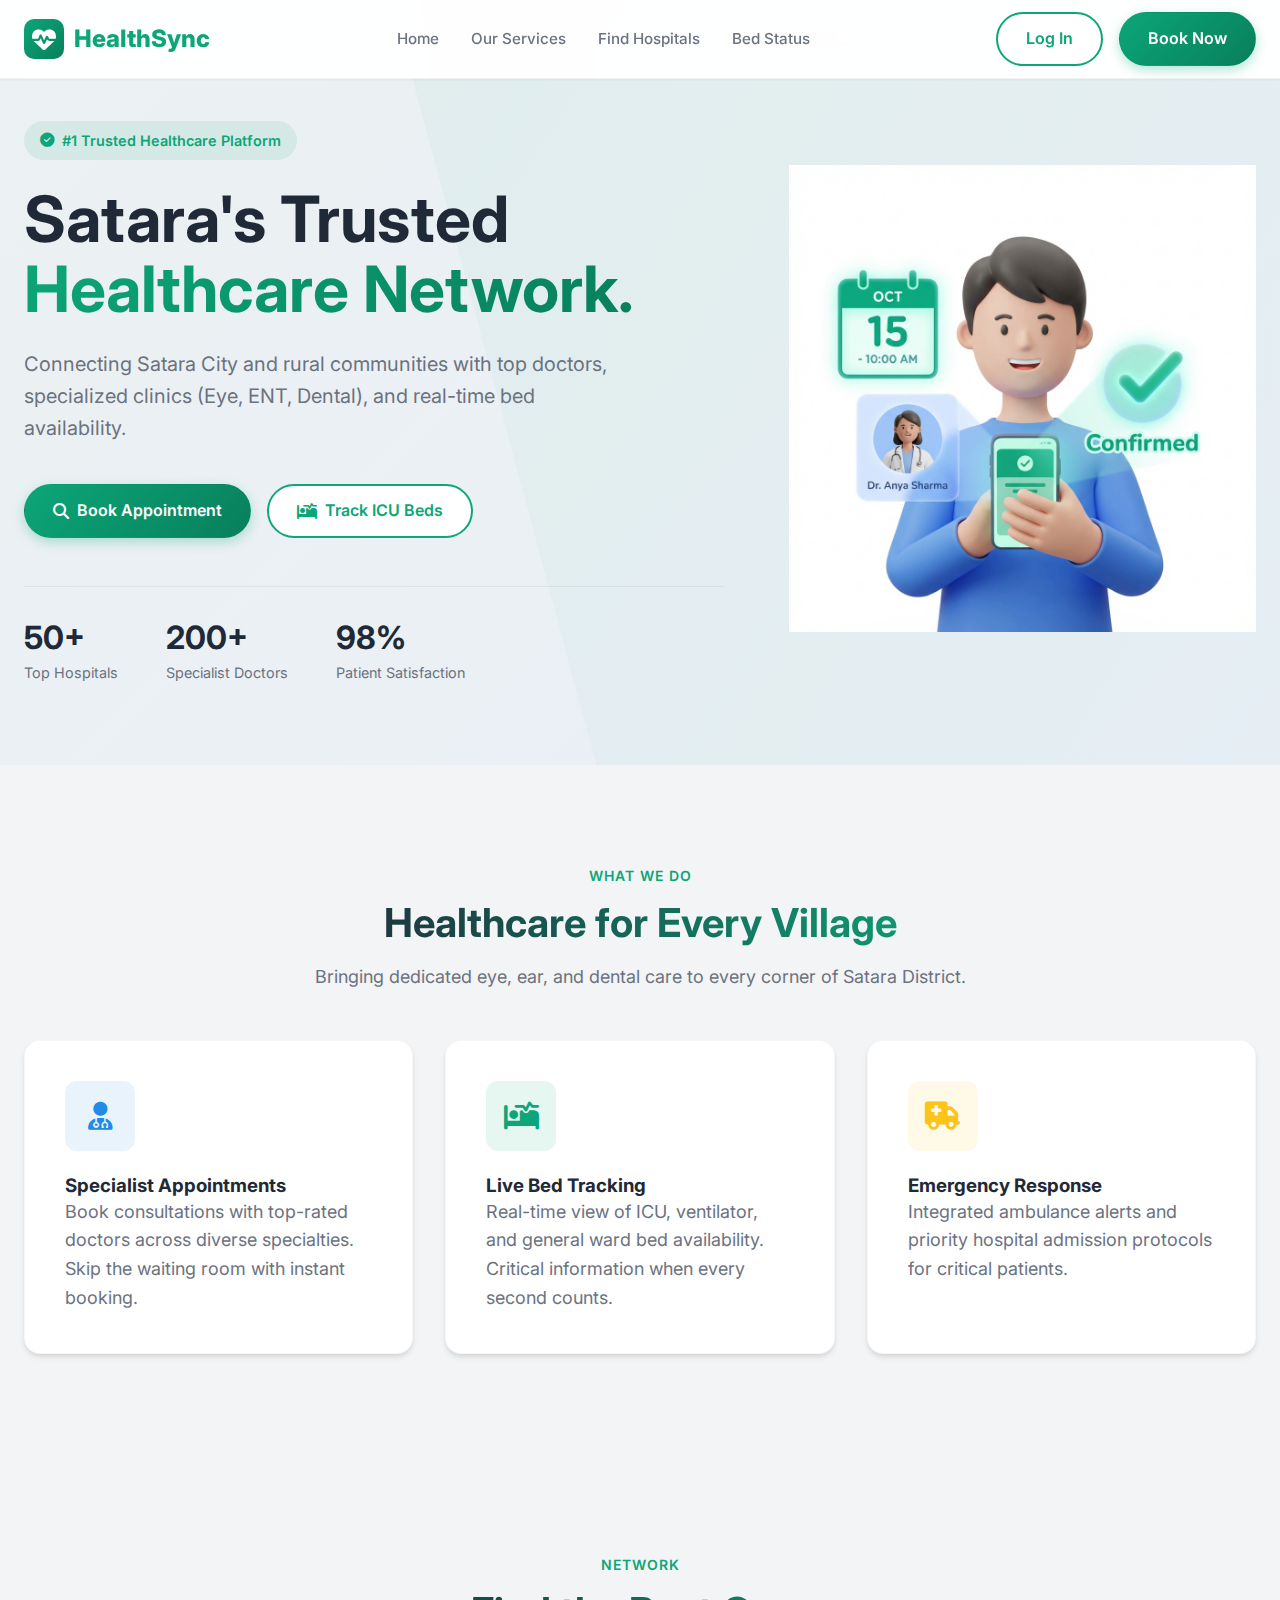
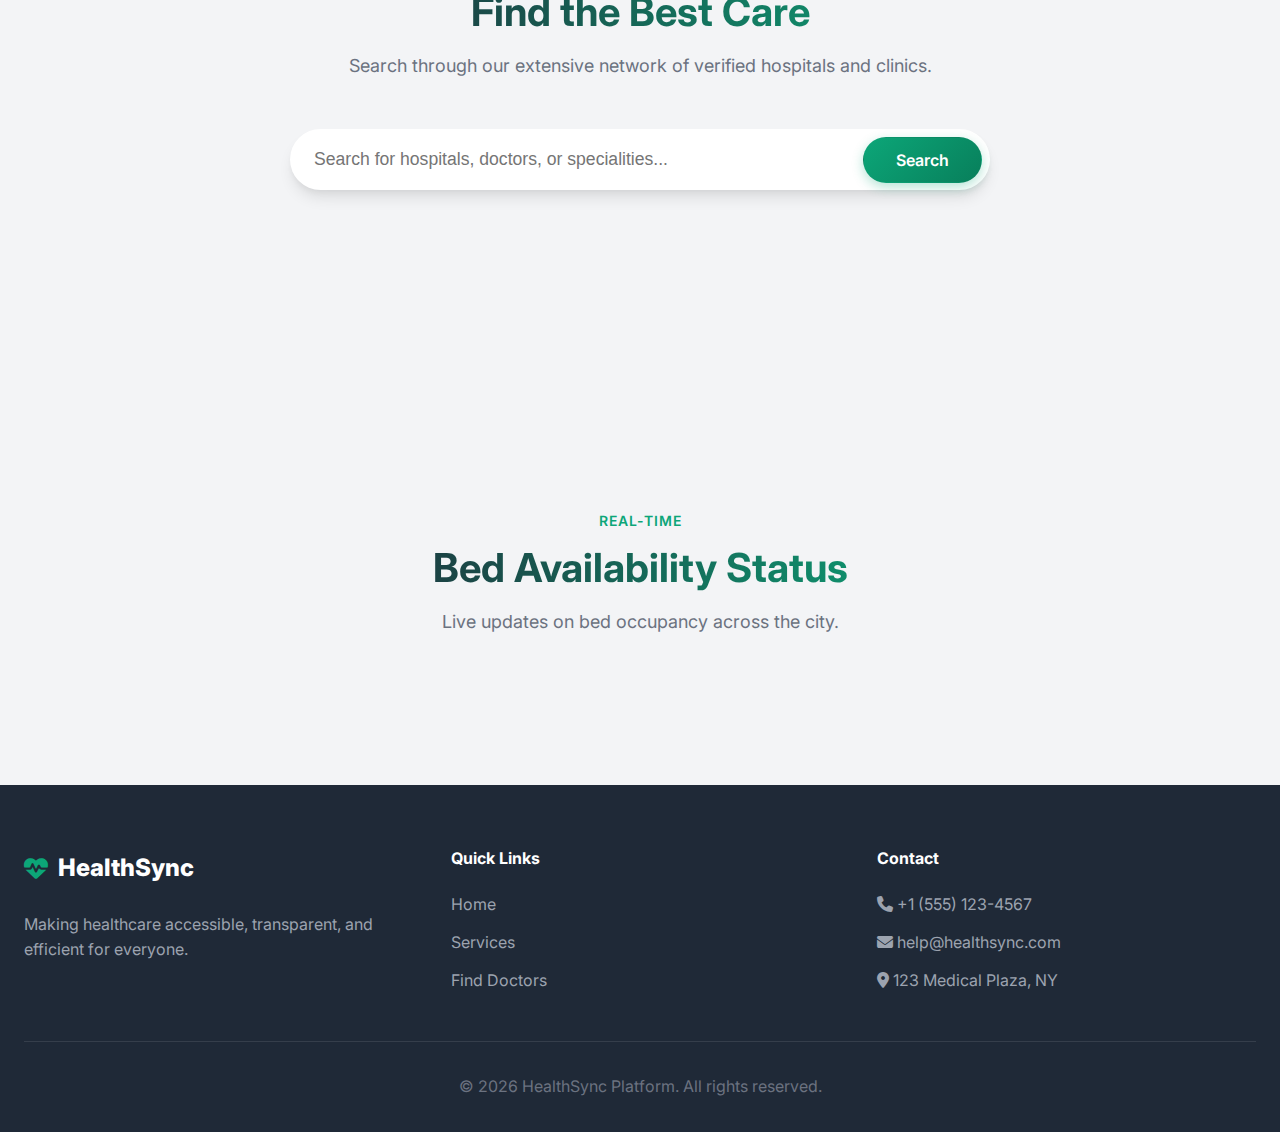
<file: src/main/resources/static/index.html>
<!DOCTYPE html>
<html lang="en">

<head>
    <meta charset="UTF-8">
    <meta name="viewport" content="width=device-width, initial-scale=1.0">
    <title>HealthSync - Smart Healthcare Platform</title>
    <!-- Fonts -->
    <link href="https://fonts.googleapis.com/css2?family=Inter:wght@400;500;600;700;800&display=swap" rel="stylesheet">
    <!-- Icons -->
    <link rel="stylesheet" href="https://cdnjs.cloudflare.com/ajax/libs/font-awesome/6.4.0/css/all.min.css">
    <!-- Animations -->
    <link rel="stylesheet" href="https://cdnjs.cloudflare.com/ajax/libs/animate.css/4.1.1/animate.min.css" />

    <style>
        /* 
  HealthSync - Premium Design System 
  Inlined for robust loading 
*/
        :root {
            /* Premium Medical Color Palette - Vibrant & Trustworthy */
            --primary: #0ca678;
            /* Vibrant Teal */
            --primary-gradient: linear-gradient(135deg, #0ca678 0%, #087f5b 100%);
            --secondary: #228be6;
            /* Blue */
            --secondary-gradient: linear-gradient(135deg, #228be6 0%, #1864ab 100%);
            --accent: #fcc419;
            /* Warm Yellow */

            --dark: #1f2937;
            /* Dark Slate */
            --text-primary: #111827;
            --text-secondary: #6b7280;
            --light: #f3f4f6;
            /* Light Gray Bg */
            --white: #ffffff;

            /* Modern Shadows */
            --shadow-sm: 0 1px 2px 0 rgba(0, 0, 0, 0.05);
            --shadow-md: 0 4px 6px -1px rgba(0, 0, 0, 0.1), 0 2px 4px -1px rgba(0, 0, 0, 0.06);
            --shadow-lg: 0 10px 15px -3px rgba(0, 0, 0, 0.1), 0 4px 6px -2px rgba(0, 0, 0, 0.05);
            --shadow-xl: 0 20px 25px -5px rgba(0, 0, 0, 0.1), 0 10px 10px -5px rgba(0, 0, 0, 0.04);

            --radius-sm: 8px;
            --radius-md: 12px;
            --radius-lg: 16px;
            --radius-xl: 24px;

            --transition: all 0.3s cubic-bezier(0.4, 0, 0.2, 1);
            --font-main: 'Inter', system-ui, -apple-system, sans-serif;
        }

        * {
            margin: 0;
            padding: 0;
            box-sizing: border-box;
        }

        body {
            font-family: var(--font-main);
            background-color: var(--light);
            color: var(--text-primary);
            line-height: 1.6;
            -webkit-font-smoothing: antialiased;
        }

        a {
            text-decoration: none;
            color: inherit;
            transition: var(--transition);
        }

        button {
            cursor: pointer;
            border: none;
            font-family: inherit;
        }

        /* Utilities */
        .container {
            max-width: 1280px;
            margin: 0 auto;
            padding: 0 24px;
        }

        /* Typography */
        h1,
        h2,
        h3,
        h4,
        h5,
        h6 {
            color: var(--dark);
            font-weight: 700;
            line-height: 1.2;
        }

        .section-header {
            text-align: center;
            margin-bottom: 48px;
            max-width: 700px;
            margin-left: auto;
            margin-right: auto;
        }

        .section-subtitle {
            color: var(--primary);
            font-weight: 600;
            text-transform: uppercase;
            letter-spacing: 1px;
            font-size: 0.875rem;
            display: block;
            margin-bottom: 12px;
        }

        .section-title {
            font-size: 2.5rem;
            margin-bottom: 16px;
            background: linear-gradient(to right, var(--dark), var(--primary));
            -webkit-background-clip: text;
            background-clip: text;
            -webkit-text-fill-color: transparent;
        }

        .section p {
            color: var(--text-secondary);
            font-size: 1.125rem;
        }

        /* Buttons */
        .btn {
            display: inline-flex;
            align-items: center;
            justify-content: center;
            gap: 8px;
            padding: 12px 28px;
            border-radius: 50px;
            font-weight: 600;
            transition: var(--transition);
            font-size: 1rem;
        }

        .btn-primary {
            background: var(--primary-gradient);
            color: var(--white);
            box-shadow: 0 4px 12px rgba(12, 166, 120, 0.3);
            border: 1px solid transparent;
        }

        .btn-primary:hover {
            transform: translateY(-2px);
            box-shadow: 0 8px 20px rgba(12, 166, 120, 0.4);
        }

        .btn-outline {
            background: white;
            border: 2px solid var(--primary);
            color: var(--primary);
        }

        .btn-outline:hover {
            background: var(--primary);
            color: white;
            transform: translateY(-2px);
        }

        /* Navbar */
        .navbar {
            position: fixed;
            top: 0;
            left: 0;
            width: 100%;
            background: rgba(255, 255, 255, 0.95);
            backdrop-filter: blur(12px);
            z-index: 1000;
            border-bottom: 1px solid rgba(0, 0, 0, 0.05);
            box-shadow: var(--shadow-sm);
            padding: 12px 0;
        }

        .nav-container {
            display: flex;
            justify-content: space-between;
            align-items: center;
        }

        .logo {
            font-size: 1.5rem;
            font-weight: 800;
            color: var(--primary);
            display: flex;
            align-items: center;
            gap: 10px;
        }

        .nav-links {
            display: flex;
            gap: 32px;
            align-items: center;
        }

        .nav-link {
            font-weight: 500;
            color: var(--text-secondary);
            font-size: 0.95rem;
        }

        .nav-link:hover {
            color: var(--primary);
        }

        /* Hero Section */
        .hero {
            padding-top: 120px;
            padding-bottom: 80px;
            min-height: 85vh;
            display: flex;
            align-items: center;
            background: linear-gradient(135deg, rgba(12, 166, 120, 0.03) 0%, rgba(34, 139, 230, 0.05) 100%);
            position: relative;
            overflow: hidden;
        }

        .hero::before {
            content: '';
            position: absolute;
            top: -50%;
            right: -20%;
            width: 80%;
            height: 200%;
            background: linear-gradient(135deg, rgba(12, 166, 120, 0.05) 0%, rgba(255, 255, 255, 0) 100%);
            transform: rotate(-15deg);
            border-radius: 100px;
            z-index: 0;
        }

        .hero-content {
            display: grid;
            grid-template-columns: 1.2fr 0.8fr;
            align-items: center;
            gap: 64px;
            position: relative;
            z-index: 1;
        }

        .hero-text h1 {
            font-size: 4rem;
            line-height: 1.1;
            margin-bottom: 24px;
        }

        .hero-text h1 span {
            color: var(--primary);
            background: var(--primary-gradient);
            -webkit-background-clip: text;
            background-clip: text;
            -webkit-text-fill-color: transparent;
        }

        .hero-text p {
            font-size: 1.25rem;
            color: var(--text-secondary);
            margin-bottom: 40px;
            max-width: 600px;
        }

        .hero-image img {
            width: 100%;
            max-width: 600px;
            animation: float 6s ease-in-out infinite;
        }

        @keyframes float {

            0%,
            100% {
                transform: translateY(0);
            }

            50% {
                transform: translateY(-20px);
            }
        }

        /* Stats */
        .hero-stats {
            display: flex;
            gap: 48px;
            margin-top: 48px;
            padding-top: 32px;
            border-top: 1px solid rgba(0, 0, 0, 0.05);
        }

        .stat-item h3 {
            font-size: 2rem;
            color: var(--dark);
            margin-bottom: 4px;
        }

        .stat-item p {
            color: var(--text-secondary);
            font-size: 0.9rem;
            margin: 0;
        }

        /* Services */
        .section {
            padding: 100px 0;
        }

        .service-card {
            background: white;
            padding: 40px;
            border-radius: var(--radius-lg);
            box-shadow: var(--shadow-md);
            transition: var(--transition);
            border: 1px solid rgba(0, 0, 0, 0.03);
        }

        .service-card:hover {
            transform: translateY(-10px);
            box-shadow: var(--shadow-xl);
            border-color: rgba(12, 166, 120, 0.2);
        }

        .service-icon {
            width: 70px;
            height: 70px;
            border-radius: var(--radius-md);
            display: flex;
            align-items: center;
            justify-content: center;
            font-size: 28px;
            margin-bottom: 24px;
        }

        /* Cards */
        .hospital-grid {
            display: grid;
            grid-template-columns: repeat(auto-fit, minmax(350px, 1fr));
            gap: 32px;
        }

        .hospital-card {
            background: white;
            border-radius: var(--radius-xl);
            overflow: hidden;
            box-shadow: var(--shadow-md);
            transition: var(--transition);
            border: 1px solid rgba(0, 0, 0, 0.03);
        }

        .hospital-card:hover {
            transform: translateY(-8px);
            box-shadow: var(--shadow-lg);
        }

        .card-img {
            height: 220px;
            background: #e5e7eb;
            position: relative;
        }

        .card-img img {
            width: 100%;
            height: 100%;
            object-fit: cover;
        }

        .card-rating {
            position: absolute;
            top: 16px;
            right: 16px;
            background: white;
            padding: 6px 14px;
            border-radius: 20px;
            font-weight: 700;
            color: var(--dark);
            box-shadow: var(--shadow-sm);
            display: flex;
            align-items: center;
            gap: 4px;
            font-size: 0.9rem;
        }

        .card-body {
            padding: 24px;
        }

        .tag {
            display: inline-block;
            background: rgba(12, 166, 120, 0.1);
            color: var(--primary);
            padding: 6px 14px;
            border-radius: 6px;
            font-size: 0.85rem;
            font-weight: 600;
            margin-right: 8px;
            margin-bottom: 8px;
        }

        /* Pagination */
        .pagination {
            display: flex;
            justify-content: center;
            align-items: center;
            gap: 12px;
            margin-top: 64px;
        }

        .page-btn {
            width: 48px;
            height: 48px;
            border-radius: 50%;
            background: white;
            color: var(--text-secondary);
            font-weight: 600;
            box-shadow: var(--shadow-sm);
            transition: var(--transition);
            border: 1px solid rgba(0, 0, 0, 0.05);
        }

        .page-btn:hover:not(:disabled) {
            background: var(--light);
            color: var(--primary);
            transform: translateY(-2px);
        }

        .page-btn.active {
            background: var(--primary);
            color: white;
            box-shadow: 0 4px 12px rgba(12, 166, 120, 0.3);
            border-color: var(--primary);
        }

        .page-btn:disabled {
            opacity: 0.4;
            cursor: not-allowed;
        }

        /* Modal */
        .modal {
            display: none;
            position: fixed;
            top: 0;
            left: 0;
            width: 100%;
            height: 100%;
            background: rgba(31, 41, 55, 0.7);
            backdrop-filter: blur(4px);
            z-index: 2000;
            align-items: center;
            justify-content: center;
            opacity: 0;
            transition: opacity 0.3s ease;
        }

        .modal.show {
            display: flex;
            opacity: 1;
        }

        .modal-content {
            background: white;
            padding: 48px;
            border-radius: var(--radius-xl);
            width: 100%;
            max-width: 500px;
            position: relative;
            transform: scale(0.9);
            transition: transform 0.3s cubic-bezier(0.34, 1.56, 0.64, 1);
            box-shadow: var(--shadow-xl);
            max-height: 90vh;
            overflow-y: auto;
        }

        .modal.show .modal-content {
            transform: scale(1);
        }

        .form-group {
            margin-bottom: 20px;
        }

        .form-label {
            display: block;
            margin-bottom: 8px;
            font-weight: 600;
            color: var(--dark);
            font-size: 0.95rem;
        }

        .form-control {
            width: 100%;
            padding: 14px;
            border: 2px solid #e5e7eb;
            border-radius: 12px;
            font-size: 1rem;
            transition: var(--transition);
            outline: none;
            font-family: inherit;
        }

        .form-control:focus {
            border-color: var(--primary);
            box-shadow: 0 0 0 4px rgba(12, 166, 120, 0.1);
        }
    </style>
</head>

<body>

    <!-- Navigation -->
    <nav class="navbar">
        <div class="container nav-container">
            <a href="#" class="logo">
                <div
                    style="width: 40px; height: 40px; background: var(--primary-gradient); border-radius: 10px; display: flex; align-items: center; justify-content: center; color: white;">
                    <i class="fa-solid fa-heart-pulse"></i>
                </div>
                <span>HealthSync</span>
            </a>
            <div class="nav-links">
                <a href="#home" class="nav-link">Home</a>
                <a href="#services" class="nav-link">Our Services</a>
                <a href="#hospitals" class="nav-link">Find Hospitals</a>
                <a href="#beds" class="nav-link">Bed Status</a>
            </div>
            <div class="nav-actions" style="display: flex; gap: 16px;">
                <a href="login.html" class="btn btn-outline">Log In</a>
                <a href="#hospitals" class="btn btn-primary">Book Now</a>
            </div>
        </div>
    </nav>

    <!-- Hero Section -->
    <header id="home" class="hero">
        <div class="container hero-content">
            <div class="hero-text animate__animated animate__fadeInLeft">
                <div
                    style="display: inline-flex; align-items: center; gap: 8px; background: rgba(12, 166, 120, 0.1); color: var(--primary); padding: 8px 16px; border-radius: 30px; margin-bottom: 24px; font-weight: 600; font-size: 0.9rem;">
                    <i class="fa-solid fa-circle-check"></i> #1 Trusted Healthcare Platform
                </div>
                <h1>Satara's Trusted <br> <span>Healthcare Network.</span></h1>
                <p>Connecting Satara City and rural communities with top doctors, specialized clinics (Eye, ENT,
                    Dental), and real-time bed availability.</p>

                <div style="display: flex; gap: 16px; flex-wrap: wrap;">
                    <a href="#hospitals" class="btn btn-primary">
                        <i class="fa-solid fa-magnifying-glass"></i> Book Appointment
                    </a>
                    <a href="#beds" class="btn btn-outline" style="background: white;">
                        <i class="fa-solid fa-bed-pulse"></i> Track ICU Beds
                    </a>
                </div>

                <div class="hero-stats">
                    <div class="stat-item">
                        <h3>50+</h3>
                        <p>Top Hospitals</p>
                    </div>
                    <div class="stat-item">
                        <h3>200+</h3>
                        <p>Specialist Doctors</p>
                    </div>
                    <div class="stat-item">
                        <h3>98%</h3>
                        <p>Patient Satisfaction</p>
                    </div>
                </div>
            </div>

            <div class="hero-image animate__animated animate__fadeInRight">
                <!-- Fallback to a placehold.co image if local asset missing, but try local first -->
                <img src="assets/images/hero.png" alt="HealthSync App Interface"
                    onerror="this.src='https://placehold.co/600x600/f3f4f6/0ca678?text=HealthSync+UI'">
            </div>
        </div>
    </header>

    <!-- Services Section -->
    <section id="services" class="section">
        <div class="container">
            <div class="section-header">
                <span class="section-subtitle">What We Do</span>
                <h2 class="section-title">Healthcare for Every Village</h2>
                <p>Bringing dedicated eye, ear, and dental care to every corner of Satara District.</p>
            </div>

            <div style="display: grid; grid-template-columns: repeat(auto-fit, minmax(300px, 1fr)); gap: 32px;">
                <!-- Card 1 -->
                <div class="service-card">
                    <div class="service-icon" style="background: rgba(34, 139, 230, 0.1); color: var(--secondary);">
                        <i class="fa-solid fa-user-doctor"></i>
                    </div>
                    <h3>Specialist Appointments</h3>
                    <p>Book consultations with top-rated doctors across diverse specialties. Skip the waiting room with
                        instant booking.</p>
                </div>

                <!-- Card 2 -->
                <div class="service-card">
                    <div class="service-icon" style="background: rgba(12, 166, 120, 0.1); color: var(--primary);">
                        <i class="fa-solid fa-procedures"></i>
                    </div>
                    <h3>Live Bed Tracking</h3>
                    <p>Real-time view of ICU, ventilator, and general ward bed availability. Critical information when
                        every second counts.</p>
                </div>

                <!-- Card 3 -->
                <div class="service-card">
                    <div class="service-icon" style="background: rgba(252, 196, 25, 0.1); color: var(--accent);">
                        <i class="fa-solid fa-truck-medical"></i>
                    </div>
                    <h3>Emergency Response</h3>
                    <p>Integrated ambulance alerts and priority hospital admission protocols for critical patients.</p>
                </div>
            </div>
        </div>
    </section>

    <!-- Hospitals Section -->
    <section id="hospitals" class="section" style="background-color: var(--light);">
        <div class="container">
            <div class="section-header">
                <span class="section-subtitle">Network</span>
                <h2 class="section-title">Find the Best Care</h2>
                <p>Search through our extensive network of verified hospitals and clinics.</p>
            </div>

            <!-- Enhanced Search Bar -->
            <div style="max-width: 700px; margin: 0 auto 56px; position: relative;">
                <input type="text" id="searchInput" placeholder="Search for hospitals, doctors, or specialities..."
                    style="width: 100%; padding: 20px 24px; padding-right: 140px; border-radius: 50px; border: none; box-shadow: var(--shadow-lg); font-size: 1.1rem; outline: none;">
                <button id="searchBtn" class="btn btn-primary"
                    style="position: absolute; right: 8px; top: 8px; padding: 12px 32px;">
                    Search
                </button>
            </div>

            <div id="hospitalList" class="hospital-grid">
                <!-- JS Injection -->
            </div>

            <div class="pagination" id="paginationControls">
                <!-- JS Injection -->
            </div>
        </div>
    </section>

    <!-- Bed Availability Section -->
    <section id="beds" class="section">
        <div class="container">
            <div class="section-header">
                <span class="section-subtitle">Real-Time</span>
                <h2 class="section-title">Bed Availability Status</h2>
                <p>Live updates on bed occupancy across the city.</p>
            </div>

            <div id="bedGrid" class="hospital-grid">
                <!-- JS Injection -->
            </div>
        </div>
    </section>

    <!-- Footer -->
    <footer style="background: var(--dark); color: white; padding: 64px 0 32px;">
        <div class="container">
            <div
                style="display: grid; grid-template-columns: repeat(auto-fit, minmax(250px, 1fr)); gap: 48px; margin-bottom: 48px;">
                <div>
                    <div class="logo" style="margin-bottom: 24px; color: white;">
                        <i class="fa-solid fa-heart-pulse" style="color: var(--primary);"></i> HealthSync
                    </div>
                    <p style="color: #9ca3af;">Making healthcare accessible, transparent, and efficient for everyone.
                    </p>
                </div>
                <div>
                    <h4 style="color: white; margin-bottom: 24px;">Quick Links</h4>
                    <ul style="list-style: none; color: #9ca3af; display: flex; flex-direction: column; gap: 12px;">
                        <li><a href="#home">Home</a></li>
                        <li><a href="#services">Services</a></li>
                        <li><a href="#hospitals">Find Doctors</a></li>
                    </ul>
                </div>
                <div>
                    <h4 style="color: white; margin-bottom: 24px;">Contact</h4>
                    <ul style="list-style: none; color: #9ca3af; display: flex; flex-direction: column; gap: 12px;">
                        <li><i class="fa-solid fa-phone"></i> +1 (555) 123-4567</li>
                        <li><i class="fa-solid fa-envelope"></i> help@healthsync.com</li>
                        <li><i class="fa-solid fa-location-dot"></i> 123 Medical Plaza, NY</li>
                    </ul>
                </div>
            </div>
            <div
                style="border-top: 1px solid rgba(255,255,255,0.1); padding-top: 32px; text-align: center; color: #6b7280;">
                &copy; 2026 HealthSync Platform. All rights reserved.
            </div>
        </div>
    </footer>

    <!-- Booking Modal -->
    <div id="bookingModal" class="modal">
        <div class="modal-content">
            <div style="display: flex; justify-content: space-between; align-items: center; margin-bottom: 32px;">
                <h2 style="font-size: 1.8rem;">Check Availability & Book</h2>
                <button onclick="closeModal()"
                    style="background: #f3f4f6; width: 36px; height: 36px; border-radius: 50%; display: flex; align-items: center; justify-content: center; color: #6b7280;">
                    <i class="fa-solid fa-xmark"></i>
                </button>
            </div>

            <form id="bookingForm" onsubmit="handleBooking(event)">
                <div class="form-group">
                    <label class="form-label">Select Hospital</label>
                    <div style="position: relative;">
                        <i class="fa-regular fa-hospital"
                            style="position: absolute; left: 16px; top: 18px; color: #9ca3af;"></i>
                        <select id="hospitalSelect" class="form-control"
                            style="padding-left: 48px; appearance: none; background: white;">
                            <!-- JS populated -->
                        </select>
                        <i class="fa-solid fa-chevron-down"
                            style="position: absolute; right: 16px; top: 18px; color: #9ca3af; pointer-events: none;"></i>
                    </div>
                </div>

                <div class="form-group">
                    <label class="form-label">Department</label>
                    <div style="position: relative;">
                        <i class="fa-solid fa-stethoscope"
                            style="position: absolute; left: 16px; top: 18px; color: #9ca3af;"></i>
                        <select class="form-control" style="padding-left: 48px; appearance: none; background: white;">
                            <option>General Medicine</option>
                            <option>Cardiology</option>
                            <option>Pediatrics</option>
                            <option>Neurology</option>
                            <option>Orthopedics</option>
                        </select>
                        <i class="fa-solid fa-chevron-down"
                            style="position: absolute; right: 16px; top: 18px; color: #9ca3af; pointer-events: none;"></i>
                    </div>
                </div>

                <div class="form-group">
                    <label class="form-label">Patient Name</label>
                    <div style="position: relative;">
                        <i class="fa-regular fa-user"
                            style="position: absolute; left: 16px; top: 18px; color: #9ca3af;"></i>
                        <input type="text" required class="form-control" style="padding-left: 48px;"
                            placeholder="Full Name">
                    </div>
                </div>

                <div class="form-group">
                    <label class="form-label">Preferred Date</label>
                    <div style="position: relative;">
                        <input type="date" required class="form-control">
                    </div>
                    <div
                        style="margin-top: 12px; font-size: 0.9rem; color: #0ca678; background: rgba(12, 166, 120, 0.1); padding: 8px 12px; border-radius: 8px; display: flex; gap: 8px; align-items: center;">
                        <i class="fa-solid fa-circle-info"></i>
                        <span>Check available slots before traveling to Satara.</span>
                    </div>
                </div>

                <div class="form-group">
                    <label class="form-label">Preferred Time</label>
                    <div style="position: relative;">
                        <i class="fa-regular fa-clock"
                            style="position: absolute; left: 16px; top: 18px; color: #9ca3af;"></i>
                        <select class="form-control" style="padding-left: 48px; appearance: none; background: white;"
                            required>
                            <option value="">Select Time Slot</option>
                            <option>09:00 AM - 10:00 AM</option>
                            <option>10:00 AM - 11:00 AM</option>
                            <option>11:00 AM - 12:00 PM</option>
                            <option>04:00 PM - 05:00 PM</option>
                            <option>05:00 PM - 06:00 PM</option>
                            <option>06:00 PM - 07:00 PM</option>
                        </select>
                        <i class="fa-solid fa-chevron-down"
                            style="position: absolute; right: 16px; top: 18px; color: #9ca3af; pointer-events: none;"></i>
                    </div>
                </div>

                <div class="form-group">
                    <label class="form-label">Phone Number</label>
                    <div style="position: relative;">
                        <i class="fa-solid fa-phone"
                            style="position: absolute; left: 16px; top: 18px; color: #9ca3af;"></i>
                        <input type="tel" required class="form-control" style="padding-left: 48px;"
                            placeholder="10-digit Mobile Number" pattern="[0-9]{10}">
                    </div>
                    <small style="display: block; margin-top: 6px; color: #6b7280; font-size: 0.85rem;">
                        <i class="fa-solid fa-message"></i> We will send the booking confirmation via SMS.
                    </small>
                </div>

                <button type="submit" class="btn btn-primary" style="width: 100%; margin-top: 16px;">
                    Confirm Booking
                </button>
            </form>
        </div>
    </div>

    <!-- Main JS -->
    <script src="app.js"></script>
</body>

</html>
</file>
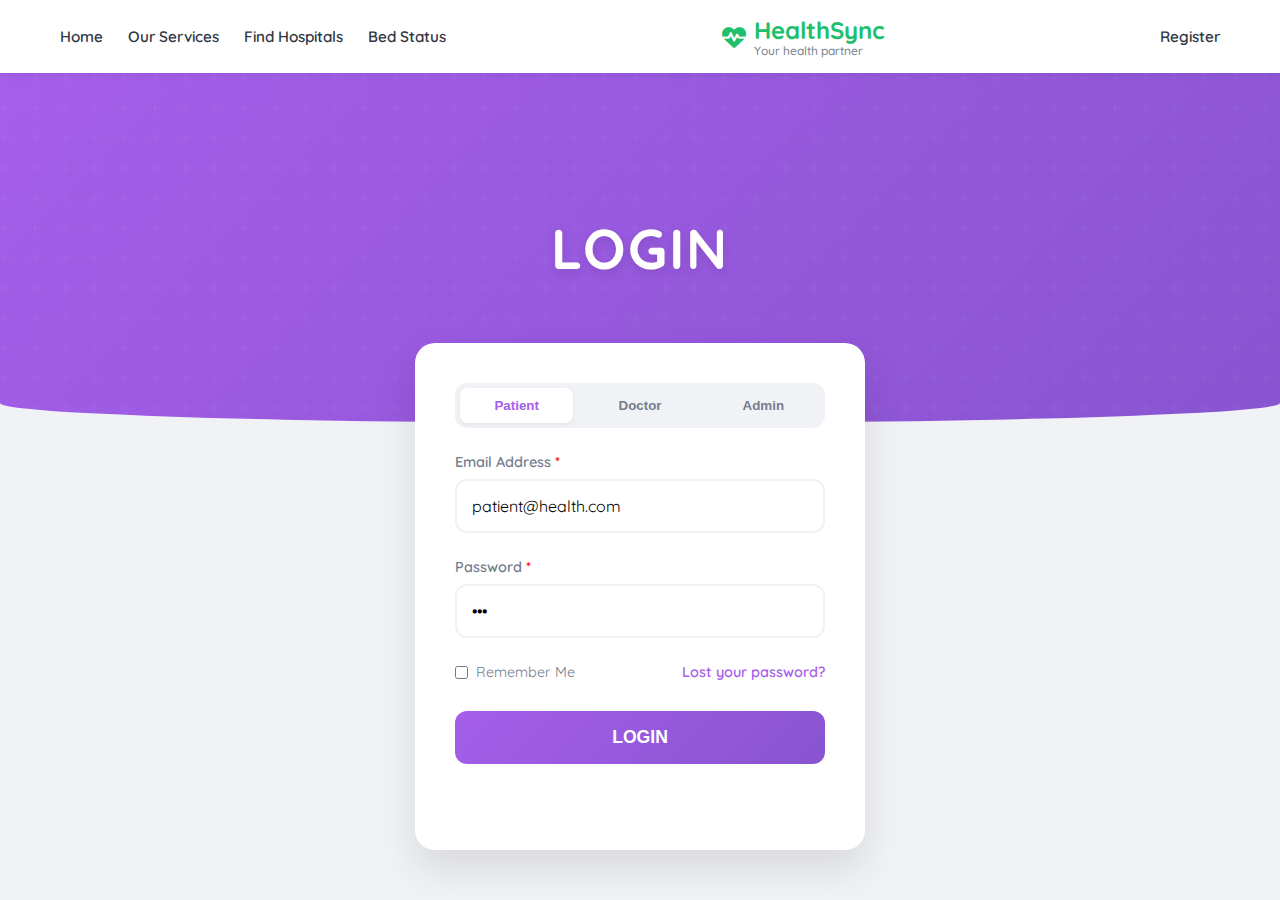
<file: src/main/resources/static/dashboard-patient.html>
<!DOCTYPE html>
<html lang="en">

<head>
    <meta charset="UTF-8">
    <meta name="viewport" content="width=device-width, initial-scale=1.0">
    <title>Patient Dashboard - HealthSync</title>
    <!-- Fonts & Icons -->
    <link href="https://fonts.googleapis.com/css2?family=Inter:wght@400;500;600;700&display=swap" rel="stylesheet">
    <link rel="stylesheet" href="https://cdnjs.cloudflare.com/ajax/libs/font-awesome/6.4.0/css/all.min.css">
    <!-- Bootstrap CSS (Re-introducing for Dashboard Layout ease) -->
    <link href="https://cdn.jsdelivr.net/npm/bootstrap@5.3.0/dist/css/bootstrap.min.css" rel="stylesheet">
    <style>
        :root {
            --primary: #0ca678;
            --secondary: #228be6;
            --bg: #f8f9fa;
        }

        body {
            font-family: 'Inter', sans-serif;
            background: var(--bg);
        }

        .sidebar {
            background: white;
            min-height: 100vh;
            width: 260px;
            position: fixed;
            box-shadow: 2px 0 10px rgba(0, 0, 0, 0.05);
        }

        .main-content {
            margin-left: 260px;
            padding: 30px;
        }

        .nav-link {
            color: #495057;
            font-weight: 500;
            padding: 12px 20px;
            border-radius: 8px;
            margin-bottom: 5px;
            transition: 0.3s;
        }

        .nav-link:hover,
        .nav-link.active {
            background: rgba(12, 166, 120, 0.1);
            color: var(--primary);
        }

        .nav-link i {
            width: 24px;
        }

        .card {
            border: none;
            border-radius: 16px;
            box-shadow: 0 4px 12px rgba(0, 0, 0, 0.03);
        }

        .stat-card {
            border-left: 5px solid var(--primary);
        }
    </style>
</head>

<body>

    <!-- Sidebar -->
    <div class="sidebar d-flex flex-column p-4">
        <h4 class="mb-4 fw-bold text-success"><i class="fa-solid fa-heart-pulse"></i> HealthSync</h4>

        <div class="text-center mb-4">
            <img src="assets/images/patient_john.png" class="rounded-circle mb-2"
                style="width: 80px; height: 80px; object-fit: cover; border: 3px solid #0ca678;">
            <p class="mb-0 fw-bold" id="user-name">John Doe</p>
            <small class="text-muted" id="patient-id">Patient ID: #9822</small>
        </div>

        <nav class="nav flex-column flex-grow-1">
            <a href="#" onclick="showSection('overview')" class="nav-link active" id="nav-overview"><i
                    class="fa-solid fa-house"></i> Overview</a>
            <a href="#" onclick="showSection('appointments')" class="nav-link" id="nav-appointments"><i
                    class="fa-solid fa-calendar-check"></i> My Appointments</a>
            <a href="#" onclick="alert('Medical Records system coming soon!')" class="nav-link"><i
                    class="fa-solid fa-book-medical"></i> Medical Records</a>
            <a href="index.html#hospitals" class="nav-link"><i class="fa-solid fa-user-doctor"></i> Find Doctors</a>
        </nav>
        <div class="mt-auto">
            <a href="#" id="logout-btn" class="nav-link text-danger"><i class="fa-solid fa-right-from-bracket"></i>
                Logout</a>
        </div>
    </div>

    <!-- Main Content -->
    <div class="main-content">
        <!-- Overview Section -->
        <div id="section-overview">
            <!-- Header -->
            <div class="d-flex justify-content-between align-items-center mb-5">
                <div>
                    <h2 class="fw-bold">Welcome back, <span id="user-name">Patient</span>! 👋</h2>
                    <p class="text-muted">Here is your health overview for today.</p>
                </div>
                <div class="d-flex gap-3">
                    <button class="btn btn-outline-secondary rounded-pill"><i class="fa-regular fa-bell"></i></button>
                    <button class="btn btn-primary rounded-pill px-4" onclick="openBookingModal()">+ Book
                        Appointment</button>
                </div>
            </div>

            <!-- Quick Stats -->
            <div class="row g-4 mb-5">
                <div class="col-md-4">
                    <div class="card stat-card p-4 h-100">
                        <h6 class="text-muted mb-3"><i class="fa-solid fa-bell"></i> Notifications</h6>
                        <ul class="list-unstyled small">
                            <li class="mb-2 text-primary border-bottom pb-2">
                                <strong>System:</strong> Welcome to HealthSync! <br>
                                <span class="text-muted" style="font-size: 0.8rem;">Just now</span>
                            </li>
                            <li class="mb-2 text-success">
                                <strong>Appt:</strong> Dr. Sarah confirmed your slot. <br>
                                <span class="text-muted" style="font-size: 0.8rem;">2 mins ago</span>
                            </li>
                        </ul>
                    </div>
                </div>
                <div class="col-md-4">
                    <div class="card p-4 border-start border-5 border-info" style="cursor: pointer;"
                        onclick="alert('You have 2 new health tips from Dr. Smith regarding your diet.')">
                        <h6 class="text-muted">Health Messages</h6>
                        <h3 class="fw-bold mt-2">2 New</h3>
                        <p class="mb-0 text-info">Check Inbox</p>
                    </div>
                </div>
                <div class="col-md-4">
                    <div class="card p-4 border-start border-5 border-warning" style="cursor: pointer;"
                        onclick="alert('Prescription #RX-908 for Metformin is active. Refill due in 5 days.')">
                        <h6 class="text-muted">Prescriptions</h6>
                        <h3 class="fw-bold mt-2">Active</h3>
                        <p class="mb-0 text-warning">Refill in 5 days</p>
                    </div>
                </div>
            </div>

            <!-- Appointments List (Preview) -->
            <h5 class="fw-bold mb-3">Recent Appointments</h5>
            <div id="appointments-list">
                <!-- Loaded by JS -->
            </div>
        </div>

        <!-- Appointments Section (Hidden by Default) -->
        <div id="section-appointments" style="display: none;">
            <div class="d-flex justify-content-between align-items-center mb-4">
                <h2 class="fw-bold">My Appointments</h2>
                <button class="btn btn-primary rounded-pill px-4" onclick="openBookingModal()">+ New Booking</button>
            </div>

            <div class="card p-4">
                <div id="appointments-full-list">
                    <!-- Loaded by JS -->
                </div>
            </div>
        </div>
    </div>

    <script src="app.js"></script>
    <script>
        document.addEventListener('DOMContentLoaded', () => {
            initDashboard();
            renderAppointmentsTable('appointments-list', 'patient');
            renderAppointmentsTable('appointments-full-list', 'patient');
        });

        function showSection(sectionId) {
            // Hide all
            document.getElementById('section-overview').style.display = 'none';
            document.getElementById('section-appointments').style.display = 'none';

            // Remove active class
            document.querySelectorAll('.nav-link').forEach(el => el.classList.remove('active'));

            // Show target
            document.getElementById('section-' + sectionId).style.display = 'block';
            document.getElementById('nav-' + sectionId).classList.add('active');
        }

        // Re-expose openBookingModal for Dashboard Context if app.js scope is tricky
        // (Usually app.js is global, but just in case)
        if (typeof openBookingModal === 'undefined') {
            window.openBookingModal = function () {
                // Redirect to home booking if modal not present in dashboard
                window.location.href = 'index.html?action=book';
            }
        }
    </script>
</body>

</html>
</file>
